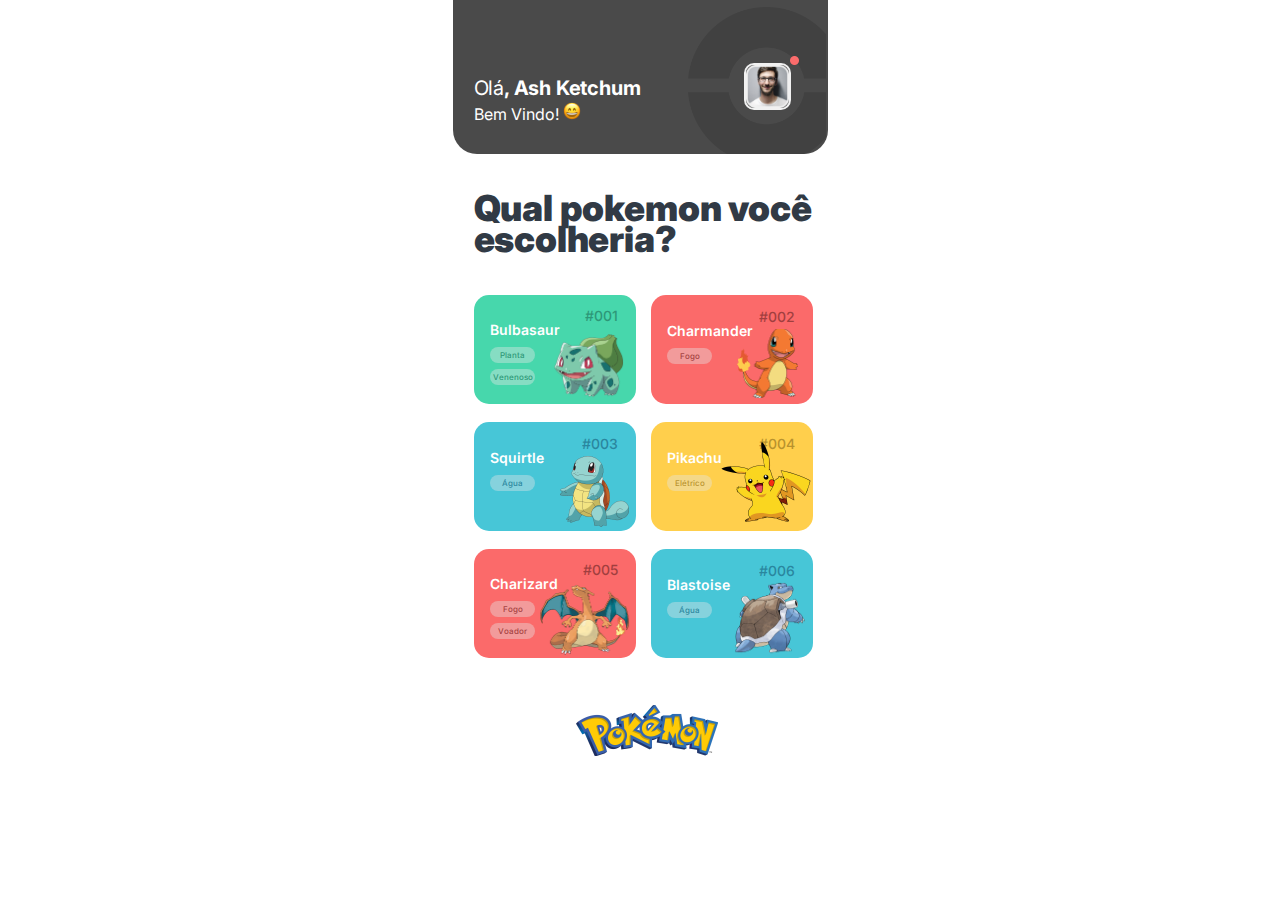
<file: index.html>
<!DOCTYPE html>
<html lang="pt-br">
<head>
  <meta charset="UTF-8">
  <meta http-equiv="X-UA-Compatible" content="IE=edge">
  <meta name="viewport" content="width=device-width, initial-scale=1.0">
  <title>Dicionário Pokémon</title>
  
  <link rel="stylesheet" href="./assets/css/index.css">

  <link rel="preconnect" href="https://fonts.googleapis.com">
  <link rel="preconnect" href="https://fonts.gstatic.com" crossorigin>
  <link href="https://fonts.googleapis.com/css2?family=Inter&display=swap" rel="stylesheet">
</head>
<body>
  <header class="header">
    <div class="containerPrincipal">
        
        <h2>Olá<b>, Ash Ketchum</b></h2>
        <p>Bem Vindo! 
          <svg width="18" height="18" viewBox="0 0 18 18" fill="none" xmlns="http://www.w3.org/2000/svg" xmlns:xlink="http://www.w3.org/1999/xlink">
    <rect width="18" height="18" fill="url(#pattern0)"/>
    <defs>
    <pattern id="pattern0" patternContentUnits="objectBoundingBox" width="1" height="1">
    <use xlink:href="#image0_17_3586" transform="scale(0.00625)"/>
    </pattern>
    <image id="image0_17_3586" width="160" height="160" xlink:href="[data-uri]"/>
    </defs>
          </svg>
        </p>

        <div class="imgSubtract">
            <img src="./assets/img/Subtract.png" alt="Imagem abstrata no formato de uma pokebola, com coloração cinza">
        </div>

        <div class="foto">
            <img src="./assets/img/fotoPerfil.png" alt="Foto do rosto do jogador">
        </div>

        <div class="imgEllipse">
            <img src="./assets/img/Ellipse 1.png" alt="circulo vermelho">
        </div>
    </div>
  </header>
  <section class="section">
    <div class="titulo">
      <h1>
        <b>Qual pokemon você escolheria?</b>
      </h1>
    </div>

    <div class="containerPrincipal">

          <div id="bulbasaur" class="pokemons">
            
                <a href="./bulba.html" target="_blank">

                    <h3>#001</h3>
                    <h2>Bulbasaur</h2>
                    
                    <div class="tipo">
                      <p>Planta</p>
                      <p>Venenoso</p>
                    </div>
                    
                    <img src="./assets/img/bulbasaur.png" alt="Pokemon bulbasaur sorrindo">
                </a>
          </div>

          <div id="charmander" class="pokemons">

            <a href="">
                <h3>#002</h3>
                <h2>Charmander</h2>

                <div class="tipo">
                  <p>Fogo</p>
                </div>

                <img src="./assets/img/charmander.png" alt="Pokemon charmander sorrindo de braços abertos">
            </a>    

          </div>

          <div id="squirtle" class="pokemons">

            <a href="">
                <h3>#003</h3>
                <h2>Squirtle</h2>

                <div class="tipo">
                  <p>Água</p>
                </div>

                <img src="./assets/img/squirtle.png" alt="Pokemon squirtle sorrindo com braços abertos">
            </a>    

          </div>

          <div id="pikachu" class="pokemons">

            <a href="">
                <h3>#004</h3>
                <h2>Pikachu</h2>

                <div class="tipo">
                  <p>Elétrico</p>
                </div>

                <img src="./assets/img/Pikachu-PNG-HD.png" alt="Pokemon pikachu sorrindo de braços abertos e levantados">
            </a>    

          </div>

          <div id="charizard" class="pokemons">

            <a href="">
                <h3>#005</h3>
                <h2>Charizard</h2>

                <div class="tipo">
                  <p>Fogo</p>
                  <p>Voador</p>
                </div>

                <img src="./assets/img/charizard.png" alt="Pokemon charizard de asas abertas, braços abertos, olhando para cima feliz">
            </a>

          </div>

          <div id="blastoise" class="pokemons">

            <a href="">
                <h3>#006</h3>
                <h2>Blastoise</h2>

                <div class="tipo">
                  <p>Água</p>
                </div>

                <img src="./assets/img/blastoise.png" alt="Pokemon blastoise de costas, mas olhando pra trás sorrindo">
            </a>

          </div>

    </div>    
    <div class="logoPokemon">

          <img src="./assets/img/logoPokemon.png" alt="Logo pokemon na cor amarela">
    
    </div>
  </section>
</body>
</html>
</file>
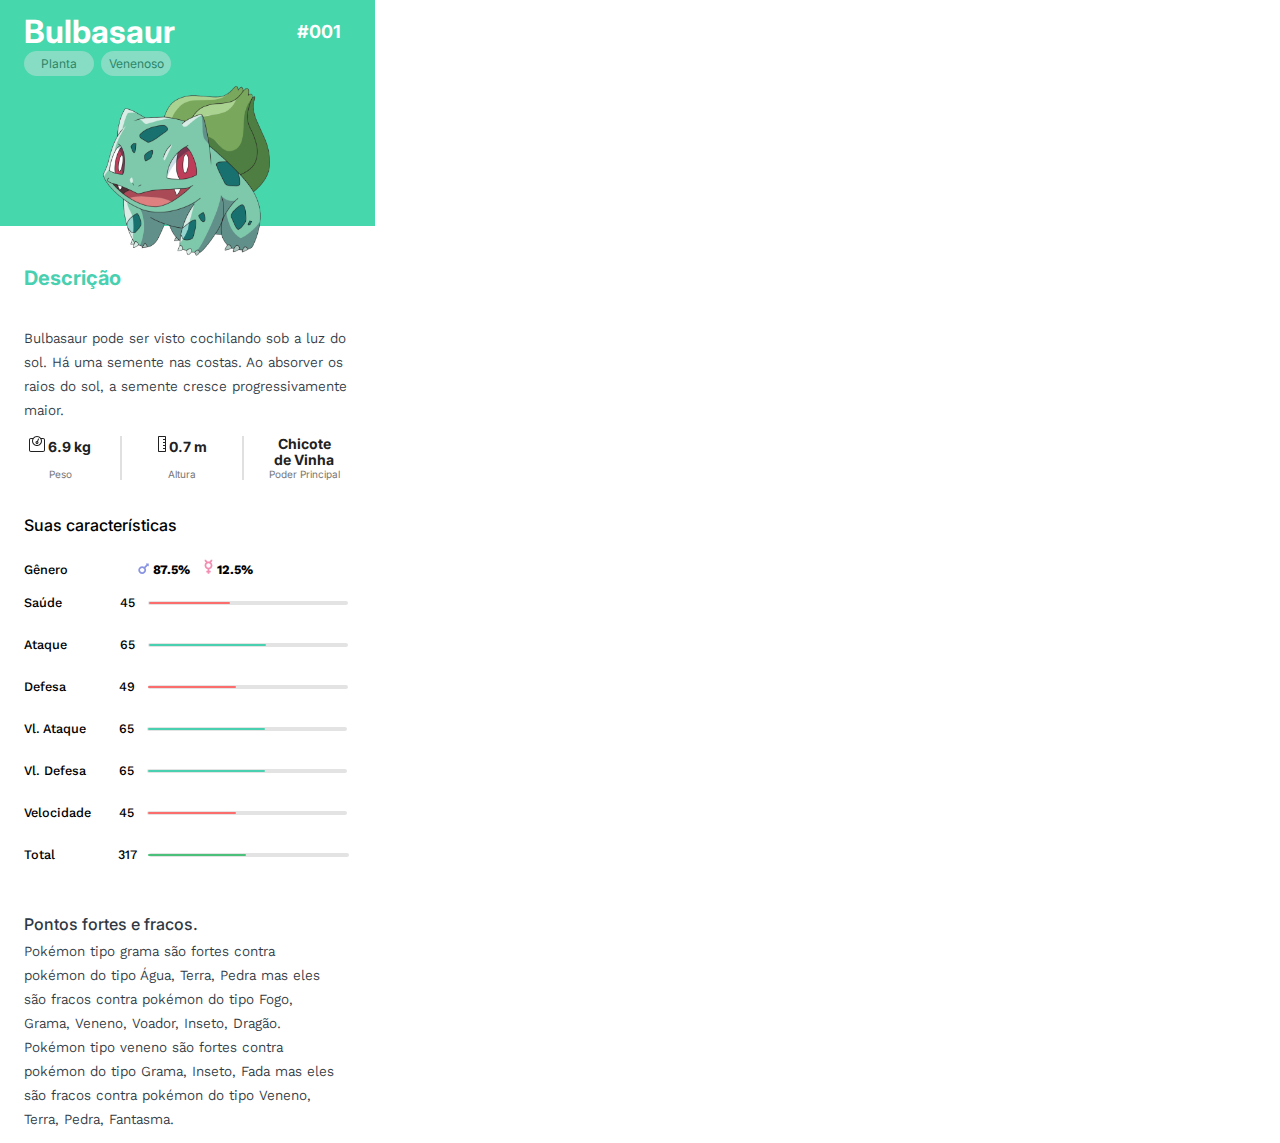
<file: bulba.html>
<!DOCTYPE html>
<html lang="pt-br">
<head>
  <meta charset="UTF-8">
  <meta http-equiv="X-UA-Compatible" content="IE=edge">
  <meta name="viewport" content="width=device-width, initial-scale=1.0">
  <title>Dicionário Pokémon - Bulbasaur</title>

  <link rel="stylesheet" href="./assets/css/bulba.css">

  <link rel="preconnect" href="https://fonts.googleapis.com">
  <link rel="preconnect" href="https://fonts.gstatic.com" crossorigin>
  <link href="https://fonts.googleapis.com/css2?family=Inter&display=swap" rel="stylesheet">

  <link rel="preconnect" href="https://fonts.googleapis.com">
  <link rel="preconnect" href="https://fonts.gstatic.com" crossorigin>
  <link href="https://fonts.googleapis.com/css2?family=Kantumruy+Pro&display=swap" rel="stylesheet">
</head>
<body>
  <header class="header">

        <div class="nomeNumero">
          <h1>Bulbasaur</h1>
          <h2>#001</h2>
        </div>

        <div class="tipo">

            <p id="tipoPlanta">Planta</p>
            <p id="tipoVenenoso">Venenoso</p>

        </div>

        <img src="./assets/img/bulbasaur.png" alt="Pokémon bulbasaur sorrindo.">
        
  </header>
  <section class="section">
    <div class="containerPrincipal">

          <div class="descricaoPokemon">
                <h2>Descrição</h2>
                <p>Bulbasaur pode ser visto cochilando sob a luz do sol. Há uma semente nas costas. Ao absorver os raios do sol, a semente cresce progressivamente maior.</p>
          </div>

          <div class="dadosPokemon">
                <div class="peso">
                  <h3>
                    <svg width="16" height="16" viewBox="0 0 16 16" fill="none" xmlns="http://www.w3.org/2000/svg">
                      <path d="M14 2H11.9747C11.0609 0.793125 9.62719 0 8 0C6.37281 0 4.93906 0.793125 4.02531 2H2C0.897187 2 0 2.89719 0 4V14C0 15.1028 0.897187 16 2 16H14C15.1028 16 16 15.1028 16 14V4C16 2.89719 15.1028 2 14 2ZM8 1C10.2091 1 12 2.79094 12 5C12 7.20906 10.2091 9 8 9C5.79094 9 4 7.20906 4 5C4 2.79094 5.79094 1 8 1ZM15 14C15 14.5522 14.5522 15 14 15H2C1.44781 15 1 14.5522 1 14V4C1 3.44781 1.44781 3 2 3H3.42375C3.15437 3.61344 3 4.28813 3 5C3 7.75688 5.24312 10 8 10C10.7569 10 13 7.75688 13 5C13 4.28813 12.8456 3.61344 12.5763 3H14C14.5522 3 15 3.44781 15 4V14ZM8 8C8.82719 8 9.5 7.32719 9.5 6.5C9.5 6.065 9.31094 5.67625 9.01437 5.40219L9.95938 3.19688C10.0681 2.94344 9.95063 2.64938 9.69656 2.54063C9.44406 2.43187 9.14906 2.54906 9.04031 2.80344L8.09469 5.00969C6.98656 4.9375 6.5 5.89531 6.5 6.5C6.5 7.32719 7.17281 8 8 8ZM8 6C8.27625 6 8.5 6.22375 8.5 6.5C8.5 6.77625 8.27625 7 8 7C7.72375 7 7.5 6.77625 7.5 6.5C7.5 6.22375 7.72375 6 8 6Z" fill="#212121"/>
                      </svg>
                       
                    6.9 kg</h3>
                  <p>Peso</p>
                </div>
                <div class="altura">
                  <h3>
                    <svg width="8" height="16" viewBox="0 0 8 16" fill="none" xmlns="http://www.w3.org/2000/svg">
                      <path d="M7 0H1C0.447812 0 0 0.447812 0 1V15C0 15.5522 0.447812 16 1 16H7C7.55219 16 8 15.5522 8 15V1C8 0.447812 7.55219 0 7 0ZM1 15V1H7V3H5.25C5.11188 3 5 3.11188 5 3.25V3.75C5 3.88812 5.11188 4 5.25 4H7V6H5.25C5.11188 6 5 6.11188 5 6.25V6.75C5 6.88812 5.11188 7 5.25 7H7V9H5.25C5.11188 9 5 9.11187 5 9.25V9.75C5 9.88813 5.11188 10 5.25 10H7V12H5.25C5.11188 12 5 12.1119 5 12.25V12.75C5 12.8881 5.11188 13 5.25 13H7V15H1Z" fill="#212121"/>
                      </svg>
                      
                    0.7 m</h3>
                  <p>Altura</p>
                </div>
                <div class="poderPrincipal">
                  <h3>Chicote de Vinha</h3>
                  <p>Poder Principal</p>
                </div>
          </div>

          <div class="caracteristicas">
              <h2>Suas características</h2>

              <div class="genero">
                <p>Gênero</p>
                <p id="macho">
                  <svg width="11" height="11" viewBox="0 0 11 11" fill="none" xmlns="http://www.w3.org/2000/svg">
                    <path opacity="0.8" d="M10.4219 0.5H8.26172C7.96094 0.5 7.82422 0.855469 8.01562 1.07422L8.48047 1.53906L6.26562 3.75391C5.66406 3.37109 4.95312 3.125 4.1875 3.125C2 3.125 0.25 4.90234 0.25 7.0625C0.25 9.25 2 11 4.1875 11C6.34766 11 8.125 9.25 8.125 7.0625C8.125 6.29688 7.87891 5.58594 7.49609 4.98438L9.71094 2.76953L10.1758 3.23438C10.3945 3.45312 10.75 3.28906 10.75 2.98828V0.828125C10.75 0.664062 10.5859 0.5 10.4219 0.5ZM4.1875 9.25C2.95703 9.25 2 8.29297 2 7.0625C2 5.85938 2.95703 4.875 4.1875 4.875C5.39062 4.875 6.375 5.85938 6.375 7.0625C6.375 8.29297 5.39062 9.25 4.1875 9.25Z" fill="#6C79DB"/>
                    </svg>
                    <b>87.5%</b></p>
                <p id="femia">
                  <svg width="9" height="15" viewBox="0 0 9 15" fill="none" xmlns="http://www.w3.org/2000/svg">
                    <path opacity="0.8" d="M8.4375 6.4375C8.4375 5.23438 7.89062 4.16797 7.01562 3.42969C7.09766 3.40234 7.15234 3.34766 7.23438 3.29297C7.89062 2.69141 8.30078 1.95312 8.41016 1.13281C8.4375 0.941406 8.27344 0.75 8.08203 0.75H6.96094C6.82422 0.75 6.6875 0.886719 6.66016 1.02344C6.57812 1.37891 6.38672 1.70703 6.08594 1.95312C5.67578 2.30859 5.10156 2.5 4.5 2.5C3.87109 2.5 3.32422 2.30859 2.88672 1.95312C2.58594 1.70703 2.39453 1.37891 2.3125 1.02344C2.28516 0.886719 2.14844 0.75 2.01172 0.75H0.890625C0.699219 0.75 0.535156 0.941406 0.5625 1.13281C0.671875 1.95312 1.08203 2.69141 1.76562 3.29297C1.82031 3.34766 1.875 3.40234 1.95703 3.42969C1.08203 4.16797 0.5625 5.23438 0.5625 6.4375C0.5625 8.32422 1.84766 9.88281 3.625 10.293V11.6875H2.64062C2.44922 11.6875 2.3125 11.8516 2.3125 12.0156V13.1094C2.3125 13.3008 2.44922 13.4375 2.64062 13.4375H3.625V14.4219C3.625 14.6133 3.76172 14.75 3.95312 14.75H5.04688C5.21094 14.75 5.375 14.6133 5.375 14.4219V13.4375H6.35938C6.52344 13.4375 6.6875 13.3008 6.6875 13.1094V12.0156C6.6875 11.8516 6.52344 11.6875 6.35938 11.6875H5.375V10.293C7.125 9.88281 8.4375 8.32422 8.4375 6.4375ZM2.3125 6.4375C2.3125 5.23438 3.26953 4.25 4.5 4.25C5.70312 4.25 6.6875 5.23438 6.6875 6.4375C6.6875 7.66797 5.70312 8.625 4.5 8.625C3.26953 8.625 2.3125 7.66797 2.3125 6.4375Z" fill="#F0729F"/>
                    </svg>
                    <b>12.5%</b></p>
              </div>

              <div class="saude">
                <p>Saúde</p>
                <p id="valorSaude">45</p>
                <p id="linhaValorSaude"><p id="linhaInternaValorSaude"></p></p>
              </div>

              <div class="ataque">
                <p>Ataque</p>
                <p id="valorAtaque">65</p>
                <p id="linhaValorAtaque"><p id="linhaInternaValorAtaque"></p></p>
              </div>

              <div class="defesa">
                <p>Defesa</p>
                <P id="valorDefesa">49</P>
                <p id="linhaValorDefesa"><p id="linhaInternaValorDefesa"></p></p>
              </div>

              <div class="velocidadeAtaque">
                <p>Vl. Ataque</p>
                <p id="valorVelocAtaque">65</p>
                <p id="linhaVelocAtaque"><p id="linhaInternaVelocAtaque"></p></p>
              </div>

              <div class="velocidadeDefesa">
                <p>Vl. Defesa</p>
                <p id="valorVelocDefesa">65</p>
                <p id="linhaVelocDefesa"><p id="linhaInternaVelocDefesa"></p></p>
              </div>

              <div class="velocidade">
                <p>Velocidade</p>
                <p id="valorVelocidade">45</p>
                <p id="linhaVelocidade"><p id="linhaInternaVelocidade"></p></p>
              </div>

              <div class="totalCaracteristicas">
                <p>Total</p>
                <P id="valorTotalCaracte">317</P>
                <p id="linhaTotalCaracte"><p id="linhaInternaTotalCaracte"></p></p>
              </div>

          </div>

          <div class="pontosFortesEFracos">
            <h2>Pontos fortes e fracos.</h2>
            <p>
              Pokémon tipo grama são fortes contra pokémon do tipo Água, Terra, Pedra mas eles são fracos contra pokémon do tipo Fogo, Grama, Veneno, Voador, Inseto, Dragão. Pokémon tipo veneno são fortes contra pokémon do tipo Grama, Inseto, Fada mas eles são fracos contra pokémon do tipo Veneno, Terra, Pedra, Fantasma.</p>
          </div>

    </div>
  </section>
</body>
</html>
</file>
<file: assets/css/index.css>
/*====GERAL===========================================================*/
*{
  margin: 0;
  padding: 0;
  box-sizing: border-box;
}

:root {
  font-size: 62.5%; /*1rem = 10px*/

  --main-color: hsl(0, 0%, 90%); /*Cor principal*/
  --linear-green-color: hsl(162, 64%, 56%); /*cor verde*/
  --linear-red-color: hsl(0, 95%, 70%); /*cor vermelha*/
  --linear-blue-color: hsl(187, 64%, 56%); /*cor azul*/
}

html, body {
  width: 100%;
  height: 100%;
}

html {
  scroll-behavior: smooth;
}

body {
  font-family: 'Inter', sans-serif; /*Fonte da página*/
  font-size: 1.6rem;
  font-style: normal;
  text-align: center;

  overflow: overlay;

  background-color: white;

}

body {
  width: 37.5rem; /*37.5rem = 375px*/ /*width = largura do conteúdo da pág.*/
  margin-inline: auto; /*Vai preencher toda margin de forma automática*/
  padding-inline: auto;
}

body .containerPrincipal {
  margin-left: 2.1rem;
}

/*====HEADER===========================================================*/
.header {
  background-color: hsl(0, 0%, 29%);
  color: white;

  display: flex;
  align-items: center;

  width: 37.5rem;
  height: 15.4rem;
  margin-inline: auto;

  border-radius: 0rem 0rem 2.4rem 2.4rem;

}


.header h2 {
  font-size: 2rem;
  font-weight: 400;
  line-height: 2.42rem;

  margin-top: 7.6rem;
  margin-bottom: 0.2rem;

  display: flex;
  
  text-align: left;
  letter-spacing: -0.01em;
}

.header p {
  margin-right: 23.5rem;
  display: table-footer-group;
}

.header .imgSubtract {
  display: flex;
  
  margin-left: 21.44rem;
  margin-top: -11.69rem;
  
  width: 14.67rem;
  height: 14.7rem;

  
  opacity: 40%;
}

.header .foto {
  display: flex;
  position: absolute;

  width: 4.7rem;
  height: 4.7rem;

  margin-top: -9.16rem;
  margin-left: 27rem;

  border: 0.2rem solid #f1f1f1;
  border-radius: 1rem;
}

.header .imgEllipse {
  display: flex;
  position: absolute;

  width: 0.9rem;
  height: 0.9rem;

  margin-top: -9.86rem;
  margin-left: 31.68rem;
}

/*====SECTION===========================================================*/
.section .titulo {
  display: flex;

  font-family: 'Inter';
  font-size: 1.8rem;
  font-weight: 400;
  line-height: 3.12rem;
  letter-spacing: -0.01em;

  text-align: left;

  margin-left: 2.1rem;
  margin-top: 3.9rem;
  margin-bottom: 4rem;

  color: hsl(212, 17%, 23%);
}
.section .logoPokemon {
  display: inline-flex;
  position: absolute;

  margin-top: 4.7rem;

  justify-content: center;

  width: 1.42rem;
  height: 5.1rem;
}

/*====POKEMONS-GERAL===========================================================*/
.pokemons {
  display: flex;
  flex-direction: column;
  text-align: left;
  justify-content: center;

  margin-left: auto;
  margin-right: auto;

  border-radius: 1.5rem;

  width: 16.2rem;
  height: 10.9rem;
}

.pokemons h2 {
  font-size: 1.4rem;
  font-weight: 600;
  line-height: 1.4rem;

  margin-left: 1.67rem;
  margin-bottom: 0.99rem;
  
  color: white;
}

.pokemons h3 {
  font-size: 1.4rem;
  font-weight: 500;
  line-height: 1.4rem;

  text-align: right;

  margin-right: 1.73rem;

  opacity: 40%;
}

.pokemons .tipo p {
  background-color: var(--main-color);
  background-blend-mode: soft-light;
  opacity: 40%;

  border-radius: 3.8rem;

  width: 4.49rem;
  height: 1.58rem;

  margin-left: 1.67rem;
  margin-bottom: 0.59rem;

  justify-content: center;
}

.tipo p {
  display: flex;

  font-size: 0.8rem;
  font-weight: 500;
  text-align: center;
  align-items: center;
  line-height: 2.8rem;
}

.pokemons a img {
  position: absolute;

  width: 7.94rem;
  height: 7.03rem;

  margin-left: 7.52rem;
  margin-top: -5.76rem;
}

.pokemons a {
  text-decoration: none;
}
/*====POKEMONS-BULBASAUR===========================================================*/
   #bulbasaur {
  background-color: var(--linear-green-color);
  margin-left: 0rem;
}

   #bulbasaur h3 {
    color: #073a2b;
   }

   #bulbasaur p {
    color: #073a2b;
   }

/*====POKEMONS-CHARMANDER===========================================================*/
   #charmander {
  background-color: var(--linear-red-color);
  margin-right: 1.5rem;
  margin-top: -10.9rem;
}

   #charmander h3 {
  margin-top: -2rem;
  color: #1a0000;
}

   #charmander p {
    color: #1a0000;
   }

   #charmander img {
  width: 6.27rem;
  height: 6.9rem;

  margin-top: -4.05rem;
  margin-left: 8.5rem;
}

/*====POKEMONS-SQUIRTLE===========================================================*/
   #squirtle {
  background-color: var(--linear-blue-color);
  margin-left: 0rem;
  margin-top: 1.8rem;
}

   #squirtle h3 {
  margin-top: -2rem;
  color: #00284c;
}

   #squirtle p {
    color: #00284c;
   }

   #squirtle img {
  width: 6.9rem;
  height: 7.1rem;

  margin-top: -4.05rem;
  margin-left: 8.6rem;
}

/*====POKEMONS-PIKACHU===========================================================*/
   #pikachu {
  background-color: hsl(44, 100%, 65%);
  
  margin-right: 1.5rem;
  margin-top: -10.9rem;
}

   #pikachu h3 {
  margin-top: -2rem;
  color: #503801;
}

   #pikachu p {
    color: #503801;
   }

   #pikachu img {
  width: 9rem;
  height: 8.4rem;

  margin-top: -5.76rem;
  margin-left: 7rem;
}

/*====POKEMONS-CHARIZARD===========================================================*/
   #charizard {
  background-color: var(--linear-red-color);

  margin-left: 0rem;
  margin-top: 1.8rem;
}

   #charizard h3 {
  color: #1a0000;
}

   #charizard p {
    color: #1a0000;
   }

   #charizard img {
  width: 9.82rem;
  height: 9.4rem;

  margin-top: -7.16rem;
  margin-left: 6.16rem;
}

/*====POKEMONS-BLASTOISE===========================================================*/
   #blastoise {
  background-color: var(--linear-blue-color);

  margin-right: 1.5rem;
  margin-top: -10.9rem;
}

   #blastoise h3 {
  margin-top: -2rem;
  color: #00284c;
}

   #blastoise p {
    color: #00284c;
   }

   #blastoise img {
  width: 7.6rem;
  height: 7.5rem;

  margin-top: -4.26rem;
  margin-left: 8.1rem;
}
</file>
<file: assets/css/bulba.css>
/*====GERAL===========================================================*/
*{
  margin: 0;
  padding: 0;
  box-sizing: border-box;
}

:root {
  font-size: 62.5%; /*1rem = 10px*/

  --main-color: hsl(0, 0%, 90%); /*Cor principal*/
  --linear-green-color: hsl(166, 59%, 55%); /*cor verde*/
  --linear-red-color: hsl(0, 95%, 70%); /*cor vermelha*/
  --linear-blue-color: hsl(187, 64%, 56%); /*cor azul*/
  --linear-black-color: hsl(212, 17%, 23%); /*cor preta*/
}

html, body {
  width: 100%;
  height: 100%;
}

html {
  scroll-behavior: smooth;
}

body {
  font-family: 'Inter', sans-serif; /*Fonte da página*/
  font-size: 1.6rem;
  font-style: normal;
  text-align: left;

  overflow: overlay;

  background-color: white;

}

.containerPrincipal {
  width: 37.5rem; /*37.5rem = 375px*/ /*width = largura do conteúdo da pág.*/
  margin-inline: auto; /*Vai preencher toda margin de forma automática*/
  padding-inline: 2.4rem;
}
/*====HEADER============================================================*/
.header {
  font-family: 'Inter';
  
  background-color: hsl(162, 64%, 56%);

  width: 37.5rem; /*37.5rem = 375px*/ /*width = largura do conteúdo da pág.*/
  margin-inline: auto; /*Vai preencher toda margin de forma automática*/
  padding-inline: 2.4rem;
  height: 22.6rem;
  position: absolute;
}

.header .nomeNumero {
  display: flex;
  flex-direction: row;
  align-items: center;

  margin-top: 1.2rem;

  color: #ffffff;
}

.header .nomeNumero h2 {
  font-size: 1.8rem;
  font-weight: 700;
  line-height: 2.2rem;

  margin-left: 12.2rem;
}

.header .tipo {
  display: flex;
  flex-direction: row;
  align-items: center;

  font-size: 1.2rem;
  font-weight: 400;
  line-height: 2.8rem;
}

.header .tipo #tipoPlanta {
  display: flex;
  align-items: center;
  justify-content: center;
  margin-right: 0.7rem;

  background-color: hsl(0, 0%, 90%);
  background-blend-mode: soft-light;
  opacity: 40%;
  border-radius: 3.8rem;
  width: 7rem;
  height: 2.5rem;
}

.header .tipo #tipoVenenoso {
  display: flex;
  align-items: center;
  justify-content: center;

  background-color: hsl(0, 0%, 90%);
  background-blend-mode: soft-light;
  opacity: 40%;
  border-radius: 3.8rem;
  width: 7rem;
  height: 2.5rem;
}

.header img {
  width: 19.16rem;
  height: 18.9rem;

  margin-left: 6.6rem;
  margin-top: 0.7rem;
}
/*====SECTION===========================================================*/
.section {
  position: absolute;
  margin-top: 22.5rem;
}

.section .containerPrincipal {
  margin-top: 4.5rem;
}
/*====SECTION-DESCRIÇÃO=================================================*/
.containerPrincipal .descricaoPokemon h2 {
  font-size: 2rem;
  font-weight: 700;
  line-height: 1.6rem;

  color: var(--linear-green-color);

  width: 10.3rem;
  height: 1.6rem;

  margin-bottom: 4.1rem;
}

.containerPrincipal .descricaoPokemon p {
  font-family: 'Kantumruy Pro';
  font-weight: 400;
  font-size: 1.4rem;
  line-height: 2.4rem;

  color: var(--linear-black-color);

  width: 33.5rem;
  height: 6.7rem;

  margin-bottom: 4.2rem;
}
/*====SECTION-DADOS=====================================================*/
.dadosPokemon {
  display: flex;
  font-family: 'Inter';
}

.dadosPokemon h3 {
  font-size: 1.4rem;
  width: 7.2rem;
  height: 3.2rem;
  line-height: 1.6rem;

  color: #212121;
}

.dadosPokemon p {
  font-size: 1rem;

  line-height: 1.2rem;

  color: #767676;
}

.dadosPokemon .peso {
  display: flex;
  flex-direction: column;

  text-align: center;

  justify-content: center;

  border-right: 0.2rem solid #e0e0e0;

  padding-right: 2.4rem;
}

.dadosPokemon .altura {
  display: flex;
  flex-direction: column;

  text-align: center;

  justify-content: center;

  border-right: 0.2rem solid #e0e0e0;

  padding-right: 2.4rem;

  margin-left: 2.4rem;
}

.dadosPokemon .poderPrincipal {
  display: flex;
  flex-direction: column;

  text-align: center;

  justify-content: center;

  margin-left: 2.4rem;
}
/*====SECTION-CARACTERÍSTICAS===============================================*/
.containerPrincipal .caracteristicas h2 {
  font-family: 'Inter';
  font-size: 1.6rem;
  font-weight: 500;

  line-height: 2.8rem;

  margin-top: 3.1rem;
}

.containerPrincipal .caracteristicas p {
  font-family: 'Kantumruy Pro';
  font-size: 1.3rem;
  font-weight: 500;
  line-height: 2.8rem;
}
/*====SECTION-CARACTERÍSTICAS-GÊNERO========================================*/
.containerPrincipal .caracteristicas .genero {
  display: flex;
  flex-direction: row;
  margin-top: 1.7rem;
}

.containerPrincipal 
.caracteristicas 
.genero #macho {
  margin-left: 7rem;
}

.containerPrincipal 
.caracteristicas 
.genero #femia {
  margin-left: 1.4rem;
}
/*====SECTION-CARACTERÍSTICAS-SAÚDE=========================================*/
.containerPrincipal .caracteristicas .saude {
  display: flex;
  flex-direction: row; 
  margin-top: 0.5rem;
  align-items: center;
}

.containerPrincipal 
.caracteristicas 
.saude #valorSaude {
  margin-left: 5.8rem;
}

.containerPrincipal 
.caracteristicas 
.saude #linhaValorSaude {
  margin-left: 1.3rem;
  
  width: 20rem;
  height: 0.3rem;

  opacity: 0.9;

  border: 0.2rem solid #e0e0e0;
  border-radius: 0.5rem;
}

.containerPrincipal 
.caracteristicas 
.saude #linhaInternaValorSaude {
  position: absolute;
  width: 8.1rem;
  height: 0.2rem;

  background-color: #fb6c6c;
  
  margin-left: 12.5rem;

  border-radius: 0.5rem;
}
/*====SECTION-CARACTERÍSTICAS-ATAQUE========================================*/
.containerPrincipal .caracteristicas .ataque {
  display: flex;
  flex-direction: row; 
  margin-top: 1.4rem;
  align-items: center;
}

.containerPrincipal 
.caracteristicas 
.ataque #valorAtaque {
  margin-left: 5.3rem;
}

.containerPrincipal 
.caracteristicas 
.ataque #linhaValorAtaque {
  margin-left: 1.3rem;
  
  width: 20rem;
  height: 0.3rem;

  opacity: 0.9;

  border: 0.2rem solid #e0e0e0;
  border-radius: 0.5rem;
}

.containerPrincipal 
.caracteristicas 
.ataque #linhaInternaValorAtaque {
  position: absolute;
  width: 11.7rem;
  height: 0.2rem;

  background-color: #48d0b0;
  
  margin-left: 12.5rem;

  border-radius: 0.5rem;
}
/*====SECTION-CARACTERÍSTICAS-DEFESA========================================*/
.containerPrincipal .caracteristicas .defesa {
  display: flex;
  flex-direction: row; 
  margin-top: 1.4rem;
  align-items: center;
}

.containerPrincipal 
.caracteristicas 
.defesa #valorDefesa {
  margin-left: 5.3rem;
}

.containerPrincipal 
.caracteristicas 
.defesa #linhaValorDefesa {
  margin-left: 1.3rem;
  
  width: 20rem;
  height: 0.3rem;

  opacity: 0.9;

  border: 0.2rem solid #e0e0e0;
  border-radius: 0.5rem;
}

.containerPrincipal 
.caracteristicas 
.defesa #linhaInternaValorDefesa {
  position: absolute;
  width: 8.82rem;
  height: 0.2rem;

  background-color: #fb6c6c;
  
  margin-left: 12.4rem;

  border-radius: 0.5rem;
}
/*====SECTION-CARACTERÍSTICAS-VL.ATAQUE=====================================*/
.containerPrincipal .caracteristicas .velocidadeAtaque {
  display: flex;
  flex-direction: row; 
  margin-top: 1.4rem;
  align-items: center;
}

.containerPrincipal 
.caracteristicas 
.velocidadeAtaque #valorVelocAtaque {
  margin-left: 3.3rem;
}

.containerPrincipal 
.caracteristicas 
.velocidadeAtaque #linhaVelocAtaque {
  margin-left: 1.3rem;
  
  width: 20rem;
  height: 0.3rem;

  opacity: 0.9;

  border: 0.2rem solid #e0e0e0;
  border-radius: 0.5rem;
}

.containerPrincipal 
.caracteristicas 
.velocidadeAtaque #linhaInternaVelocAtaque {
  position: absolute;
  width: 11.7rem;
  height: 0.2rem;

  background-color: #48d0b0;
  
  margin-left: 12.4rem;

  border-radius: 0.5rem;
}
/*====SECTION-CARACTERÍSTICAS-VL.DEFESA=====================================*/
.containerPrincipal .caracteristicas .velocidadeDefesa {
  display: flex;
  flex-direction: row; 
  margin-top: 1.4rem;
  align-items: center;
}

.containerPrincipal 
.caracteristicas 
.velocidadeDefesa #valorVelocDefesa {
  margin-left: 3.3rem;
}

.containerPrincipal 
.caracteristicas 
.velocidadeDefesa #linhaVelocDefesa {
  margin-left: 1.3rem;
  
  width: 20rem;
  height: 0.3rem;

  opacity: 0.9;

  border: 0.2rem solid #e0e0e0;
  border-radius: 0.5rem;
}

.containerPrincipal 
.caracteristicas 
.velocidadeDefesa #linhaInternaVelocDefesa {
  position: absolute;
  width: 11.7rem;
  height: 0.2rem;

  background-color: #48d0b0;
  
  margin-left: 12.38rem;

  border-radius: 0.5rem;
}
/*====SECTION-CARACTERÍSTICAS-VELOCIDADE====================================*/
.containerPrincipal .caracteristicas .velocidade {
  display: flex;
  flex-direction: row; 
  margin-top: 1.4rem;
  align-items: center;
}

.containerPrincipal 
.caracteristicas 
.velocidade #valorVelocidade {
  margin-left: 2.8rem;
}

.containerPrincipal 
.caracteristicas 
.velocidade #linhaVelocidade {
  margin-left: 1.3rem;
  
  width: 20rem;
  height: 0.3rem;

  opacity: 0.9;

  border: 0.2rem solid #e0e0e0;
  border-radius: 0.5rem;
}

.containerPrincipal 
.caracteristicas 
.velocidade #linhaInternaVelocidade {
  position: absolute;
  width: 8.82rem;
  height: 0.2rem;

  background-color: #fb6c6c;
  
  margin-left: 12.38rem;

  border-radius: 0.5rem;
}
/*====SECTION-CARACTERÍSTICAS-TOTAL=========================================*/
.containerPrincipal .caracteristicas .totalCaracteristicas {
  display: flex;
  flex-direction: row; 
  margin-top: 1.4rem;
  align-items: center;
}

.containerPrincipal 
.caracteristicas 
.totalCaracteristicas #valorTotalCaracte {
  margin-left: 6.3rem;
}

.containerPrincipal 
.caracteristicas 
.totalCaracteristicas #linhaTotalCaracte {
  margin-left: 1.2rem;
  
  width: 20rem;
  height: 0.3rem;

  opacity: 0.9;

  border: 0.2rem solid #e0e0e0;
  border-radius: 0.5rem;
}

.containerPrincipal 
.caracteristicas 
.totalCaracteristicas #linhaInternaTotalCaracte {
  position: absolute;
  width: 9.82rem;
  height: 0.2rem;

  background-color: #4BC07A;
  
  margin-left: 12.4rem;

  border-radius: 0.5rem;
}
/*====SECTION-PONTOS-FORTES-E-FRACOS========================================*/
.containerPrincipal .pontosFortesEFracos {
  display: flex;
  flex-direction: column;
  justify-content: left;
}

.containerPrincipal .pontosFortesEFracos h2 {
  font-family: 'Inter';
  font-size: 1.6rem;
  font-weight: 500;
  line-height: 2.8rem;

  margin-top: 4.1rem;
  margin-bottom: 1.6rem;

  color: #303943;

  width: 19.4rem;
  height: 1.4rem;
}

.containerPrincipal .pontosFortesEFracos p {
  font-family: 'Kantumruy Pro';
  font-size: 1.4rem;
  font-weight: 400;
  line-height: 2.4rem;
  
  color: #303943;

  width: 31.5rem;
  height: 16.6rem;

  margin-bottom: 3.7rem;
}
</file>
